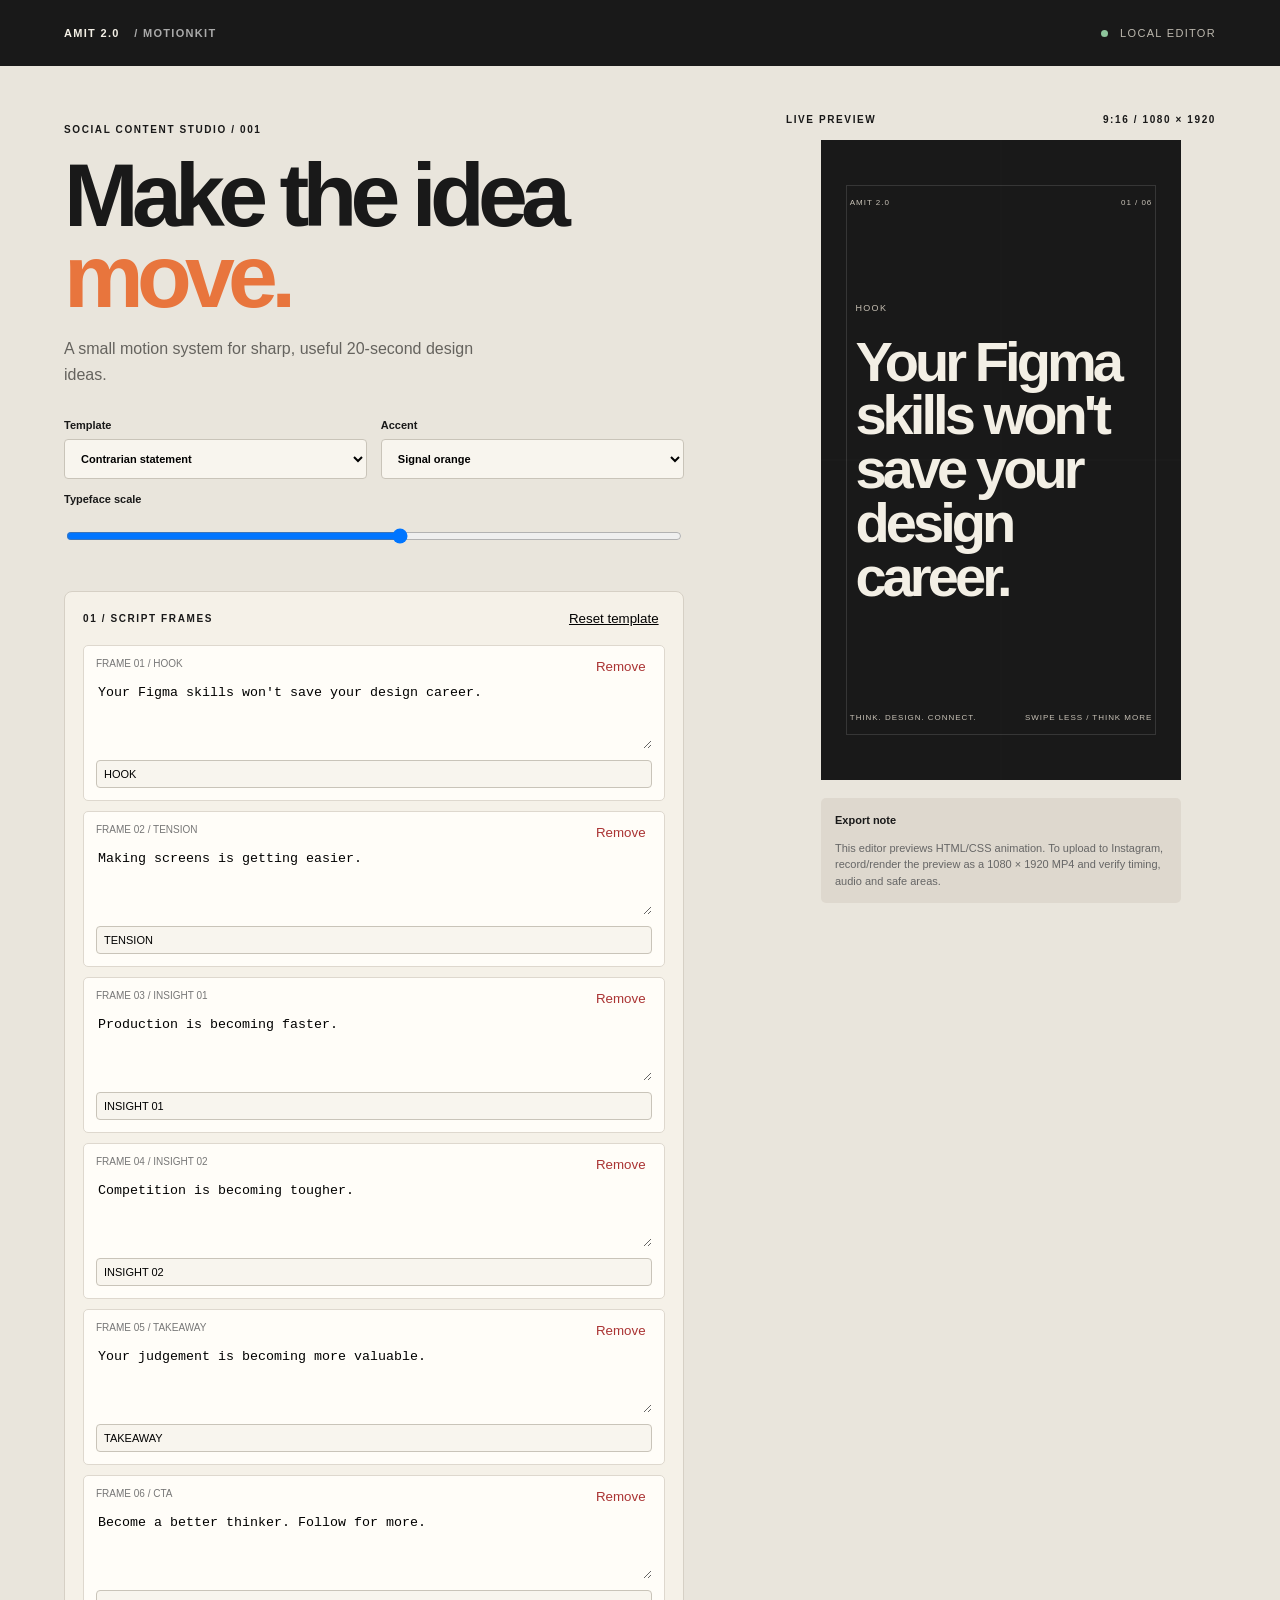
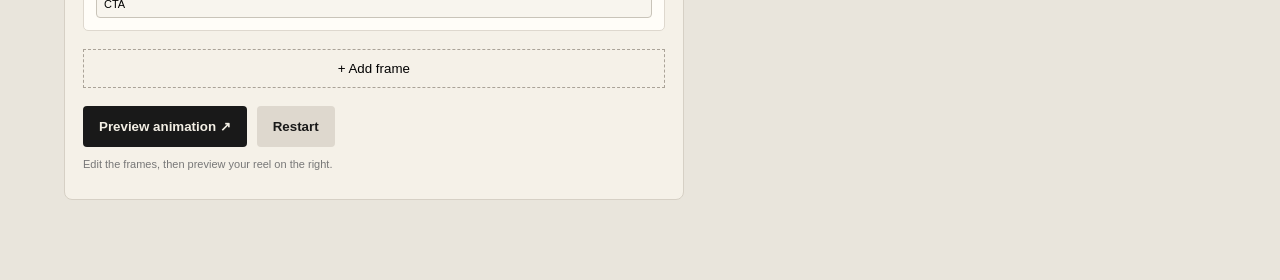
<file: Amit-2.0-MotionKit/index.html>
<!doctype html>
<html lang="en">
<head>
  <meta charset="utf-8">
  <meta name="viewport" content="width=device-width, initial-scale=1">
  <meta name="theme-color" content="#191919">
  <title>Amit 2.0 MotionKit</title>
  <link rel="stylesheet" href="styles.css">
</head>
<body>
  <header class="topbar">
    <a class="wordmark" href="#">AMIT 2.0 <span>/ MOTIONKIT</span></a>
    <span class="status"><i></i> LOCAL EDITOR</span>
  </header>
  <main class="layout">
    <section class="intro">
      <p class="eyebrow">SOCIAL CONTENT STUDIO / 001</p>
      <h1>Make the idea<br><em>move.</em></h1>
      <p class="sub">A small motion system for sharp, useful 20-second design ideas.</p>
      <div class="controls">
        <label>Template
          <select id="template">
            <option value="statement">Contrarian statement</option>
            <option value="tips">3-5 quick tips</option>
            <option value="framework">Mini framework</option>
            <option value="week01-quality">Week 01 / AI work quality</option>
            <option value="week01-career">Week 01 / AI UX career skills</option>
          </select>
        </label>
        <label>Accent
          <select id="accent">
            <option value="orange">Signal orange</option>
            <option value="sage">Soft sage</option>
            <option value="paper">Paper</option>
          </select>
        </label>
        <label>Typeface scale
          <input id="scale" type="range" min="70" max="125" value="100">
        </label>
      </div>
      <div class="script-panel">
        <div class="panel-head"><span>01 / SCRIPT FRAMES</span><button id="reset" class="text-button">Reset template</button></div>
        <div id="frames" class="frames"></div>
        <button id="addFrame" class="add-button">+ Add frame</button>
        <div class="actions">
          <button id="preview" class="primary">Preview animation ↗</button>
          <button id="restart" class="secondary">Restart</button>
        </div>
        <p id="message" class="micro">Edit the frames, then preview your reel on the right.</p>
      </div>
    </section>
    <section class="preview-column">
      <div class="preview-label"><span>LIVE PREVIEW</span><span>9:16 / 1080 × 1920</span></div>
      <div id="stage" class="stage">
        <div class="stage-grid"></div>
        <div class="stage-top"><span>AMIT 2.0</span><span id="counter">01 / 06</span></div>
        <div id="stageCopy" class="stage-copy"><span class="kicker">DESIGN / FUTURE / WORK</span><h2>Your next<br>idea starts<br><em>here.</em></h2></div>
        <div class="stage-bottom"><span>THINK. DESIGN. CONNECT.</span><span>SWIPE LESS / THINK MORE</span></div>
      </div>
      <div class="export-note"><strong>Export note</strong><p>This editor previews HTML/CSS animation. To upload to Instagram, record/render the preview as a 1080 × 1920 MP4 and verify timing, audio and safe areas.</p></div>
    </section>
  </main>
  <script src="app.js"></script>
</body>
</html>
</file>
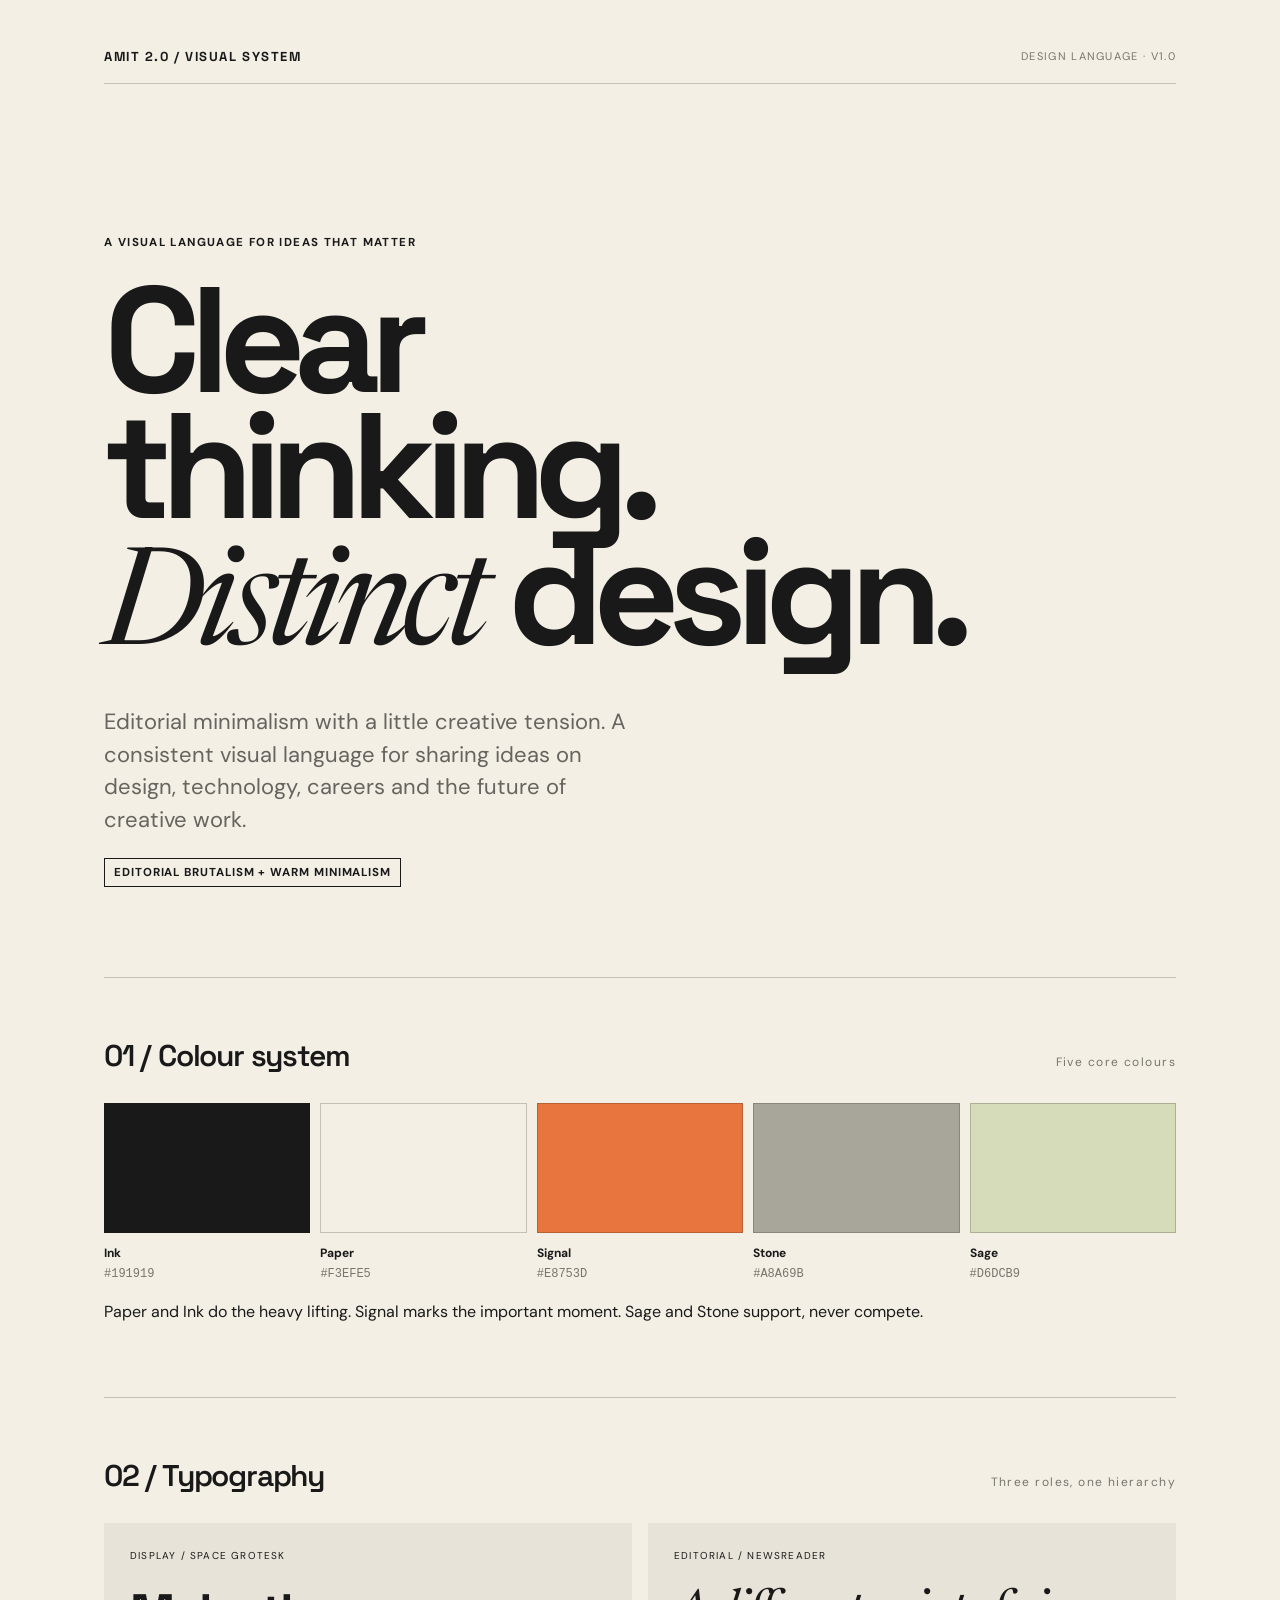
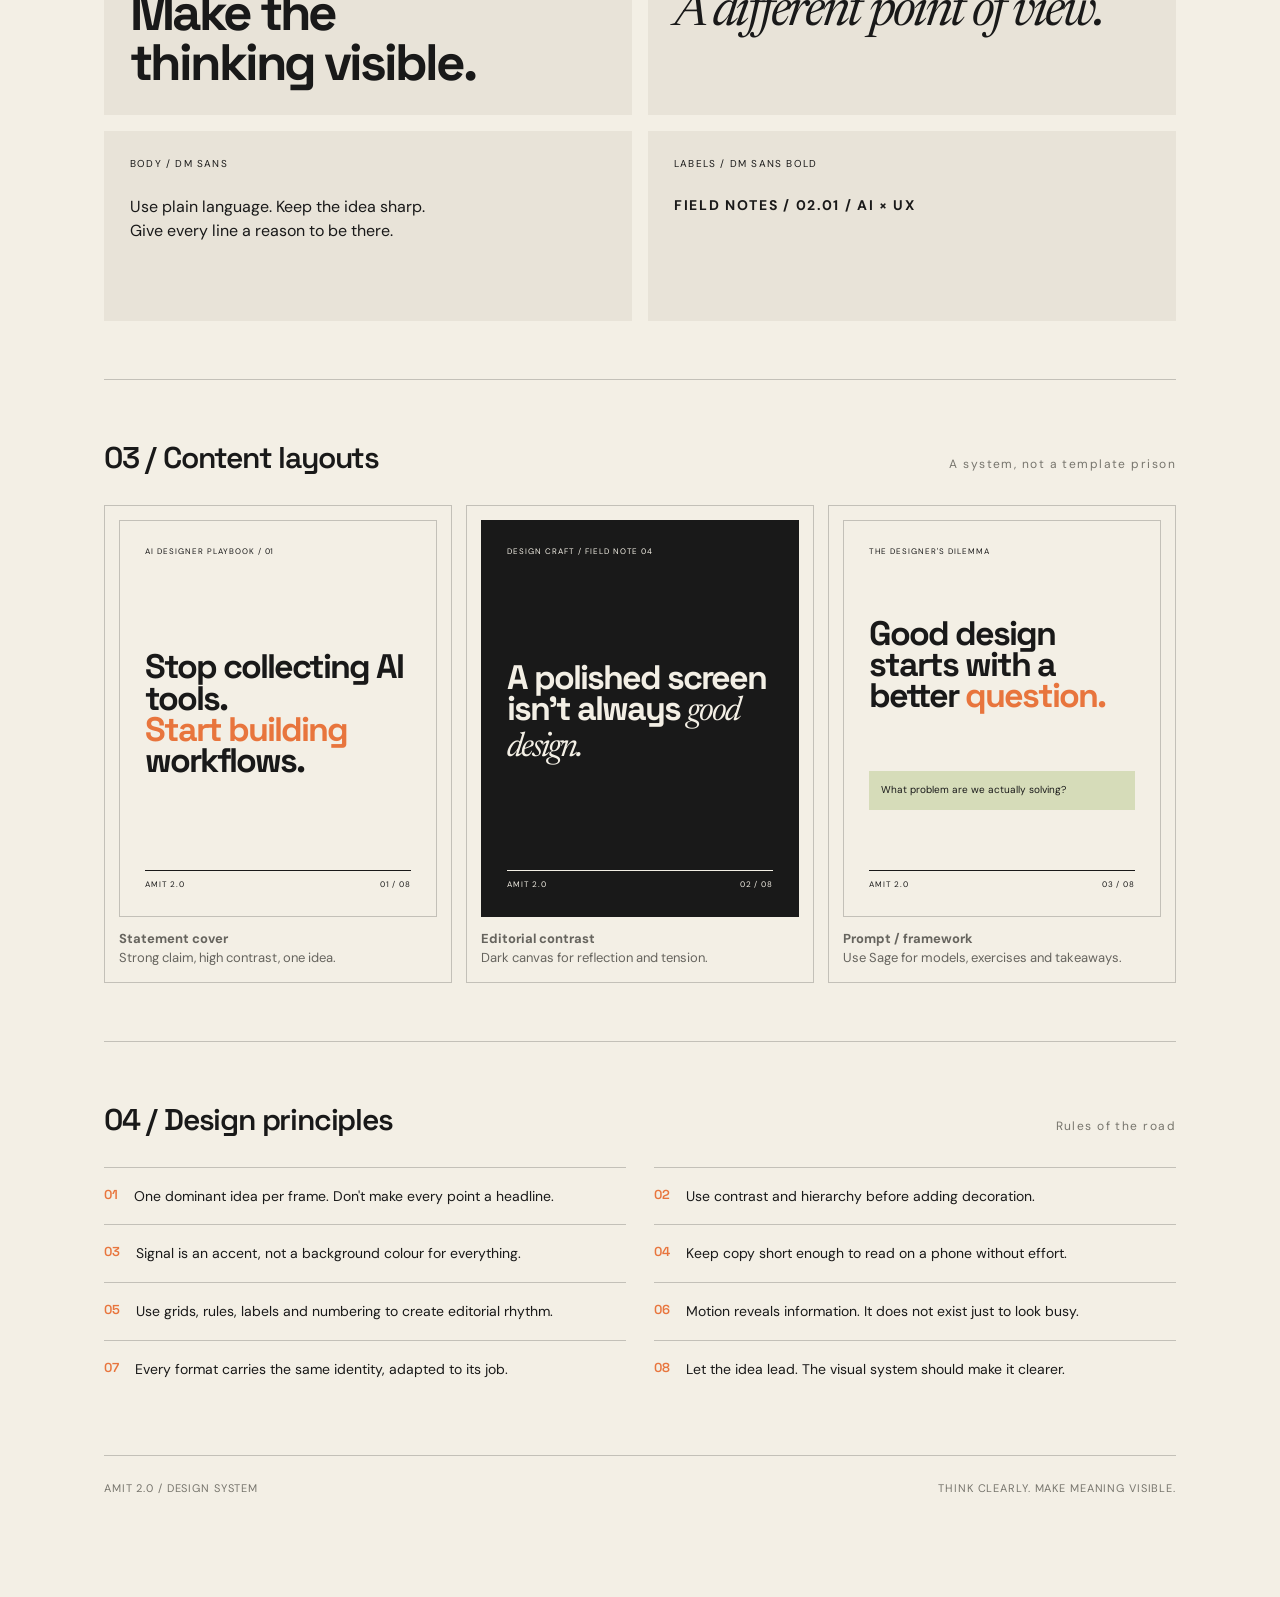
<file: Amit-2.0-Visual-Kit/index.html>
<!doctype html>
<html lang="en">
<head>
  <meta charset="utf-8">
  <meta name="viewport" content="width=device-width, initial-scale=1">
  <meta name="description" content="Amit 2.0 visual system: design tokens, typography, layout and social content patterns.">
  <title>Amit 2.0 - Visual System</title>
  <link rel="preconnect" href="https://fonts.googleapis.com">
  <link rel="preconnect" href="https://fonts.gstatic.com" crossorigin>
  <link href="https://fonts.googleapis.com/css2?family=DM+Sans:wght@400;500;600;700&family=Newsreader:ital,opsz,wght@1,6..72,400;1,6..72,500&family=Space+Grotesk:wght@400;500;600;700&display=swap" rel="stylesheet">
  <link rel="stylesheet" href="tokens/design-tokens.css">
  <style>
    .guide{max-width:var(--am-content-max);margin:auto;padding:48px var(--am-page-gutter) 100px}
    .top{display:flex;justify-content:space-between;align-items:center;border-bottom:1px solid var(--am-border);padding-bottom:18px}
    .mark{font:700 13px var(--am-font-display);letter-spacing:.12em}
    .version{font-size:11px;letter-spacing:.12em;text-transform:uppercase;color:var(--am-text-muted)}
    .hero{padding:clamp(70px,12vw,150px) 0 90px;max-width:1000px}
    .hero h1{font:700 clamp(64px,12vw,150px)/.84 var(--am-font-display);letter-spacing:-.075em;margin:26px 0}
    .hero h1 em{font:italic 400 .9em var(--am-font-editorial);letter-spacing:-.06em}
    .hero p{font-size:clamp(17px,2vw,22px);max-width:540px;color:var(--am-text-secondary)}
    .section{padding:58px 0;border-top:1px solid var(--am-border)}
    .section-head{display:flex;justify-content:space-between;gap:24px;align-items:baseline;margin-bottom:28px}
    h2{font:600 30px var(--am-font-display);letter-spacing:-.04em;margin:0}
    .index{font-size:12px;color:var(--am-text-muted);letter-spacing:.12em}
    .swatches{display:grid;grid-template-columns:repeat(5,1fr);gap:10px}
    .swatch{min-width:0}
    .swatch-color{height:130px;border:1px solid var(--am-border);margin-bottom:12px}
    .swatch strong,.swatch code{display:block;font-size:12px}
    .swatch code{color:var(--am-text-muted);margin-top:3px}
    .type-grid{display:grid;grid-template-columns:1fr 1fr;gap:16px}
    .type-card{background:var(--am-bg-muted);padding:26px;min-height:190px}
    .type-card small{display:block;font-size:10px;letter-spacing:.12em;text-transform:uppercase;margin-bottom:24px}
    .type-card .sample{font-size:clamp(28px,4vw,52px);line-height:.98;letter-spacing:-.06em}
    .layout-grid{display:grid;grid-template-columns:repeat(3,1fr);gap:14px}
    .layout-card{border:1px solid var(--am-border);padding:14px}
    .frame{aspect-ratio:4/5;background:var(--am-color-paper);border:1px solid var(--am-border);padding:8%;display:flex;flex-direction:column;justify-content:space-between;position:relative;overflow:hidden}
    .frame.dark{background:var(--am-color-ink);color:var(--am-color-paper)}
    .frame .mini{font-size:8px;letter-spacing:.12em;text-transform:uppercase}
    .frame h3{font:700 clamp(19px,3vw,34px)/.92 var(--am-font-display);letter-spacing:-.06em;margin:0}
    .frame h3 em{font:italic 400 1em var(--am-font-editorial)}
    .frame .accent{color:var(--am-color-signal)}
    .frame .foot{display:flex;justify-content:space-between;font-size:8px;letter-spacing:.1em;text-transform:uppercase;border-top:1px solid currentColor;padding-top:8px}
    .layout-card p{font-size:13px;color:var(--am-text-secondary);margin:12px 0 0}
    .principles{display:grid;grid-template-columns:repeat(2,1fr);gap:0 28px}
    .principle{padding:18px 0;border-top:1px solid var(--am-border);display:flex;gap:16px}
    .principle b{font:600 13px var(--am-font-display);color:var(--am-color-signal)}
    .principle span{font-size:14px}
    .footer{display:flex;justify-content:space-between;padding-top:24px;border-top:1px solid var(--am-border);font-size:11px;color:var(--am-text-muted);letter-spacing:.08em;text-transform:uppercase}
    @media(max-width:680px){.swatches{grid-template-columns:repeat(2,1fr)}.type-grid,.layout-grid,.principles{grid-template-columns:1fr}.section-head{align-items:flex-start;flex-direction:column}.hero{padding:75px 0}.guide{padding-top:24px}}
  </style>
</head>
<body>
<main class="guide">
  <header class="top"><div class="mark">AMIT 2.0 / VISUAL SYSTEM</div><div class="version">Design language · v1.0</div></header>
  <section class="hero">
    <div class="am-eyebrow">A visual language for ideas that matter</div>
    <h1 class="am-display">Clear<br>thinking.<br><em>Distinct</em> design.</h1>
    <p>Editorial minimalism with a little creative tension. A consistent visual language for sharing ideas on design, technology, careers and the future of creative work.</p>
    <span class="am-tag">Editorial brutalism + warm minimalism</span>
  </section>

  <section class="section">
    <div class="section-head"><h2>01 / Colour system</h2><span class="index">Five core colours</span></div>
    <div class="swatches">
      <div class="swatch"><div class="swatch-color" style="background:#191919"></div><strong>Ink</strong><code>#191919</code></div>
      <div class="swatch"><div class="swatch-color" style="background:#F3EFE5"></div><strong>Paper</strong><code>#F3EFE5</code></div>
      <div class="swatch"><div class="swatch-color" style="background:#E8753D"></div><strong>Signal</strong><code>#E8753D</code></div>
      <div class="swatch"><div class="swatch-color" style="background:#A8A69B"></div><strong>Stone</strong><code>#A8A69B</code></div>
      <div class="swatch"><div class="swatch-color" style="background:#D6DCB9"></div><strong>Sage</strong><code>#D6DCB9</code></div>
    </div>
    <p>Paper and Ink do the heavy lifting. Signal marks the important moment. Sage and Stone support, never compete.</p>
  </section>

  <section class="section">
    <div class="section-head"><h2>02 / Typography</h2><span class="index">Three roles, one hierarchy</span></div>
    <div class="type-grid">
      <div class="type-card"><small>Display / Space Grotesk</small><div class="sample am-display">Make the<br>thinking visible.</div></div>
      <div class="type-card"><small>Editorial / Newsreader</small><div class="sample am-editorial">A different point of view.</div></div>
      <div class="type-card"><small>Body / DM Sans</small><div style="font-size:16px;max-width:330px">Use plain language. Keep the idea sharp. Give every line a reason to be there.</div></div>
      <div class="type-card"><small>Labels / DM Sans Bold</small><div class="am-eyebrow" style="font-size:14px">Field notes / 02.01 / AI × UX</div></div>
    </div>
  </section>

  <section class="section">
    <div class="section-head"><h2>03 / Content layouts</h2><span class="index">A system, not a template prison</span></div>
    <div class="layout-grid">
      <div class="layout-card"><div class="frame"><div class="mini">AI Designer Playbook / 01</div><h3>Stop collecting AI tools.<br><span class="accent">Start building</span> workflows.</h3><div class="foot"><span>Amit 2.0</span><span>01 / 08</span></div></div><p><b>Statement cover</b><br>Strong claim, high contrast, one idea.</p></div>
      <div class="layout-card"><div class="frame dark"><div class="mini">Design craft / Field note 04</div><h3>A polished screen isn't always <em>good design.</em></h3><div class="foot"><span>Amit 2.0</span><span>02 / 08</span></div></div><p><b>Editorial contrast</b><br>Dark canvas for reflection and tension.</p></div>
      <div class="layout-card"><div class="frame"><div class="mini">The designer's dilemma</div><h3>Good design starts with a better <span class="accent">question.</span></h3><div style="background:#D6DCB9;padding:12px;font-size:10px">What problem are we actually solving?</div><div class="foot"><span>Amit 2.0</span><span>03 / 08</span></div></div><p><b>Prompt / framework</b><br>Use Sage for models, exercises and takeaways.</p></div>
    </div>
  </section>

  <section class="section">
    <div class="section-head"><h2>04 / Design principles</h2><span class="index">Rules of the road</span></div>
    <div class="principles">
      <div class="principle"><b>01</b><span>One dominant idea per frame. Don't make every point a headline.</span></div>
      <div class="principle"><b>02</b><span>Use contrast and hierarchy before adding decoration.</span></div>
      <div class="principle"><b>03</b><span>Signal is an accent, not a background colour for everything.</span></div>
      <div class="principle"><b>04</b><span>Keep copy short enough to read on a phone without effort.</span></div>
      <div class="principle"><b>05</b><span>Use grids, rules, labels and numbering to create editorial rhythm.</span></div>
      <div class="principle"><b>06</b><span>Motion reveals information. It does not exist just to look busy.</span></div>
      <div class="principle"><b>07</b><span>Every format carries the same identity, adapted to its job.</span></div>
      <div class="principle"><b>08</b><span>Let the idea lead. The visual system should make it clearer.</span></div>
    </div>
  </section>
  <footer class="footer"><span>AMIT 2.0 / DESIGN SYSTEM</span><span>Think clearly. Make meaning visible.</span></footer>
</main>
<script src="tokens/design-tokens.js"></script>
</body>
</html>
</file>
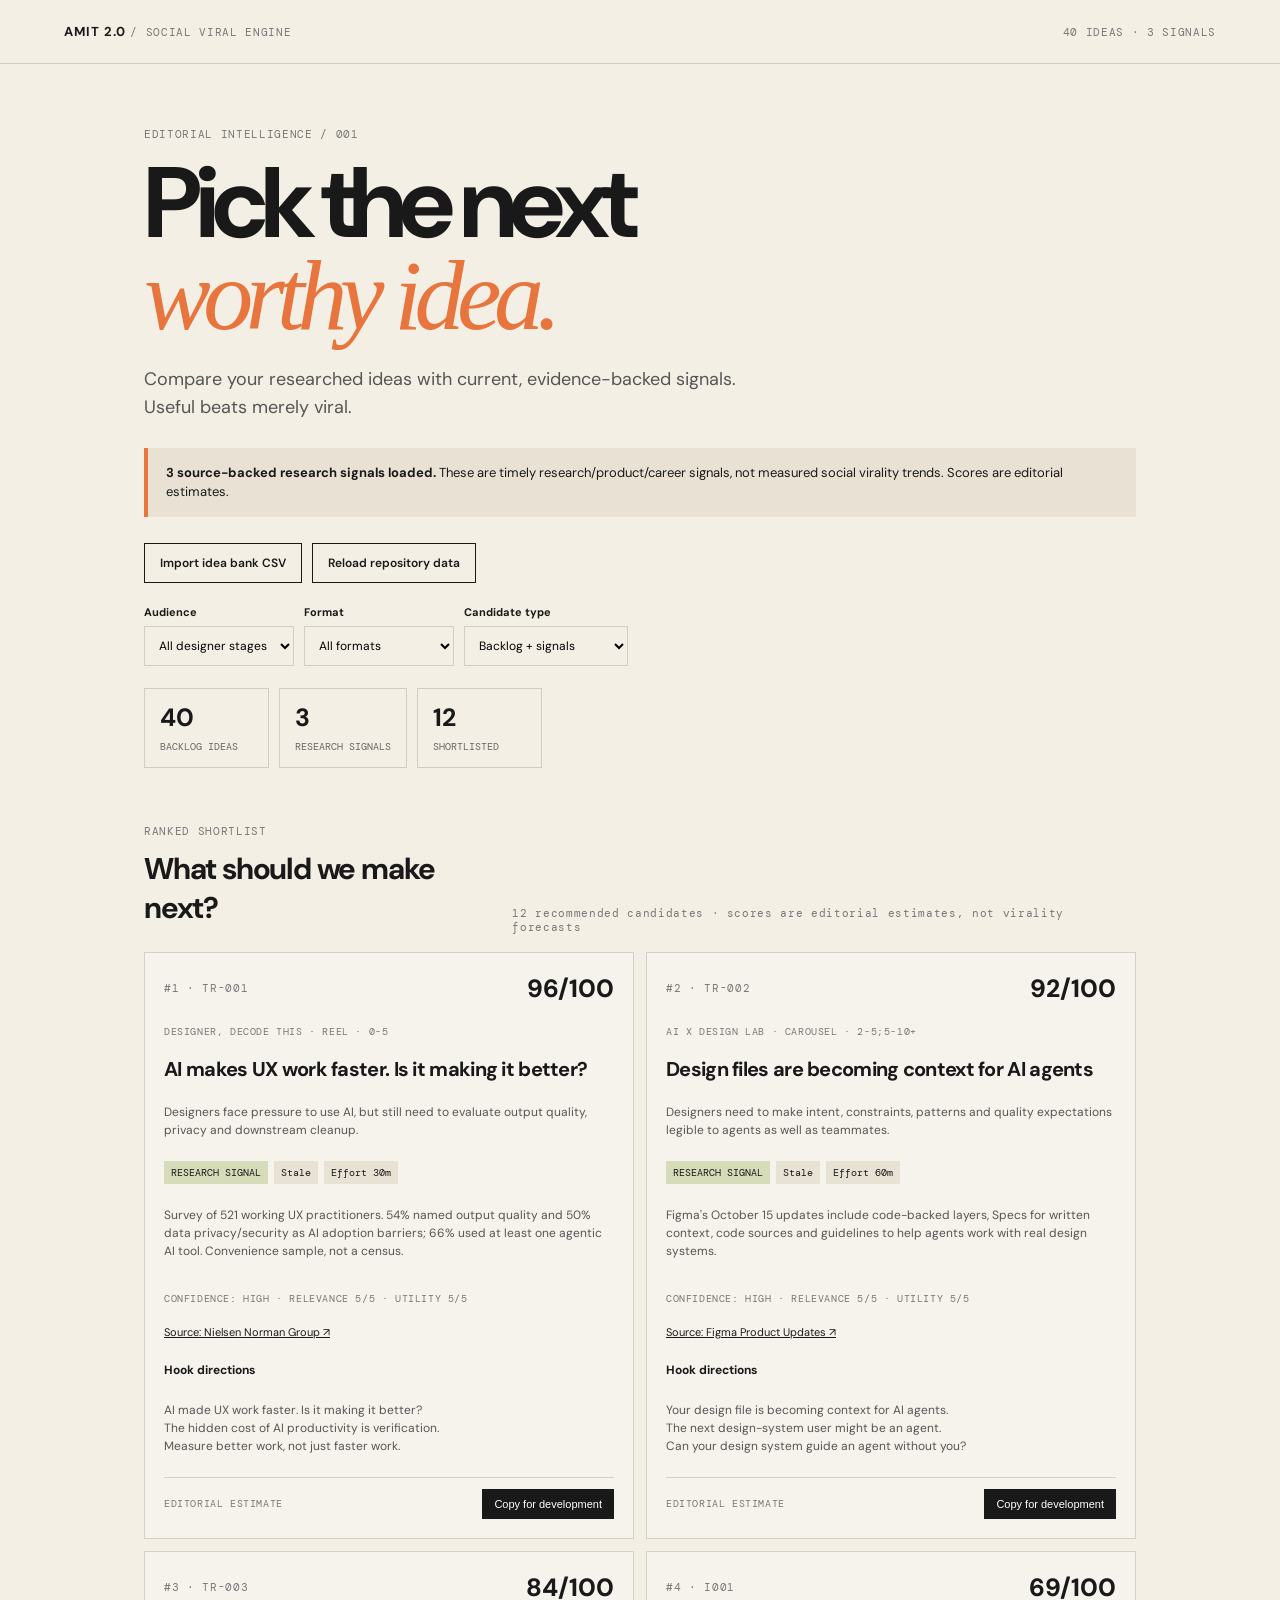
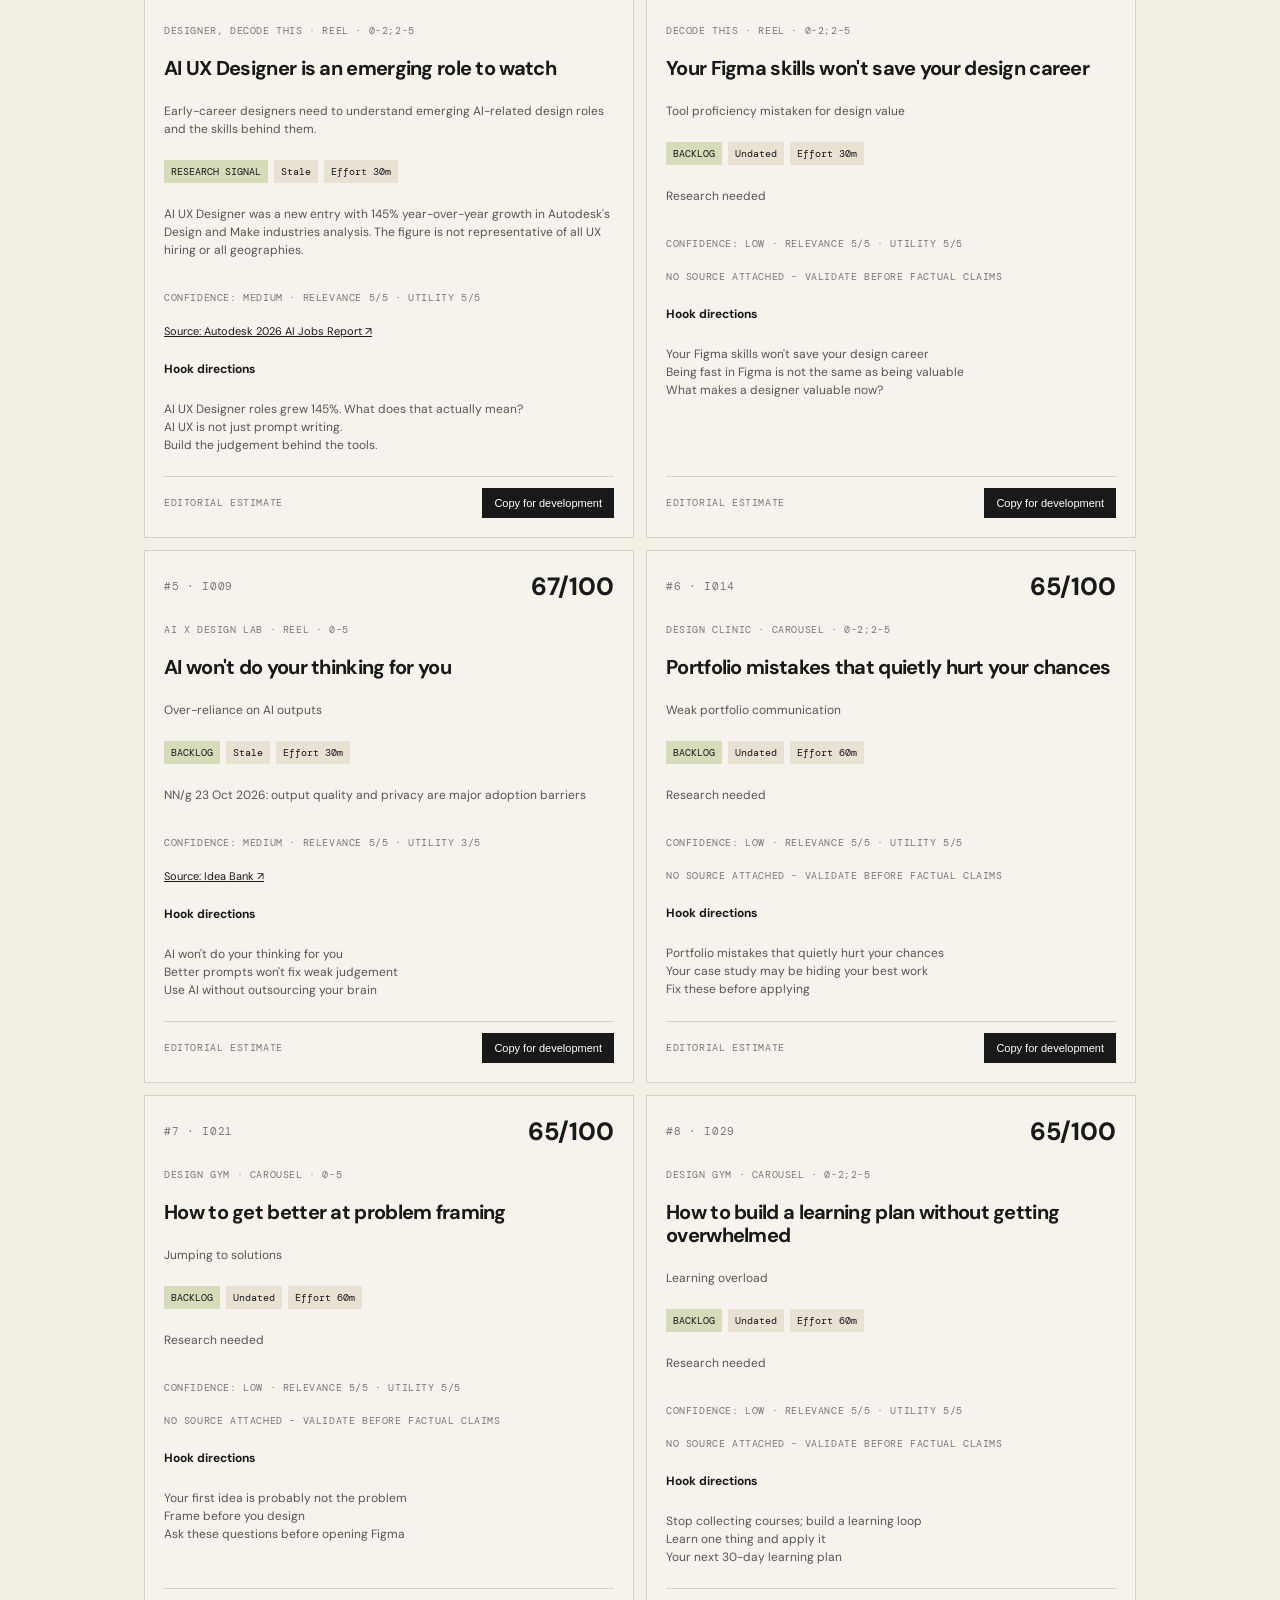
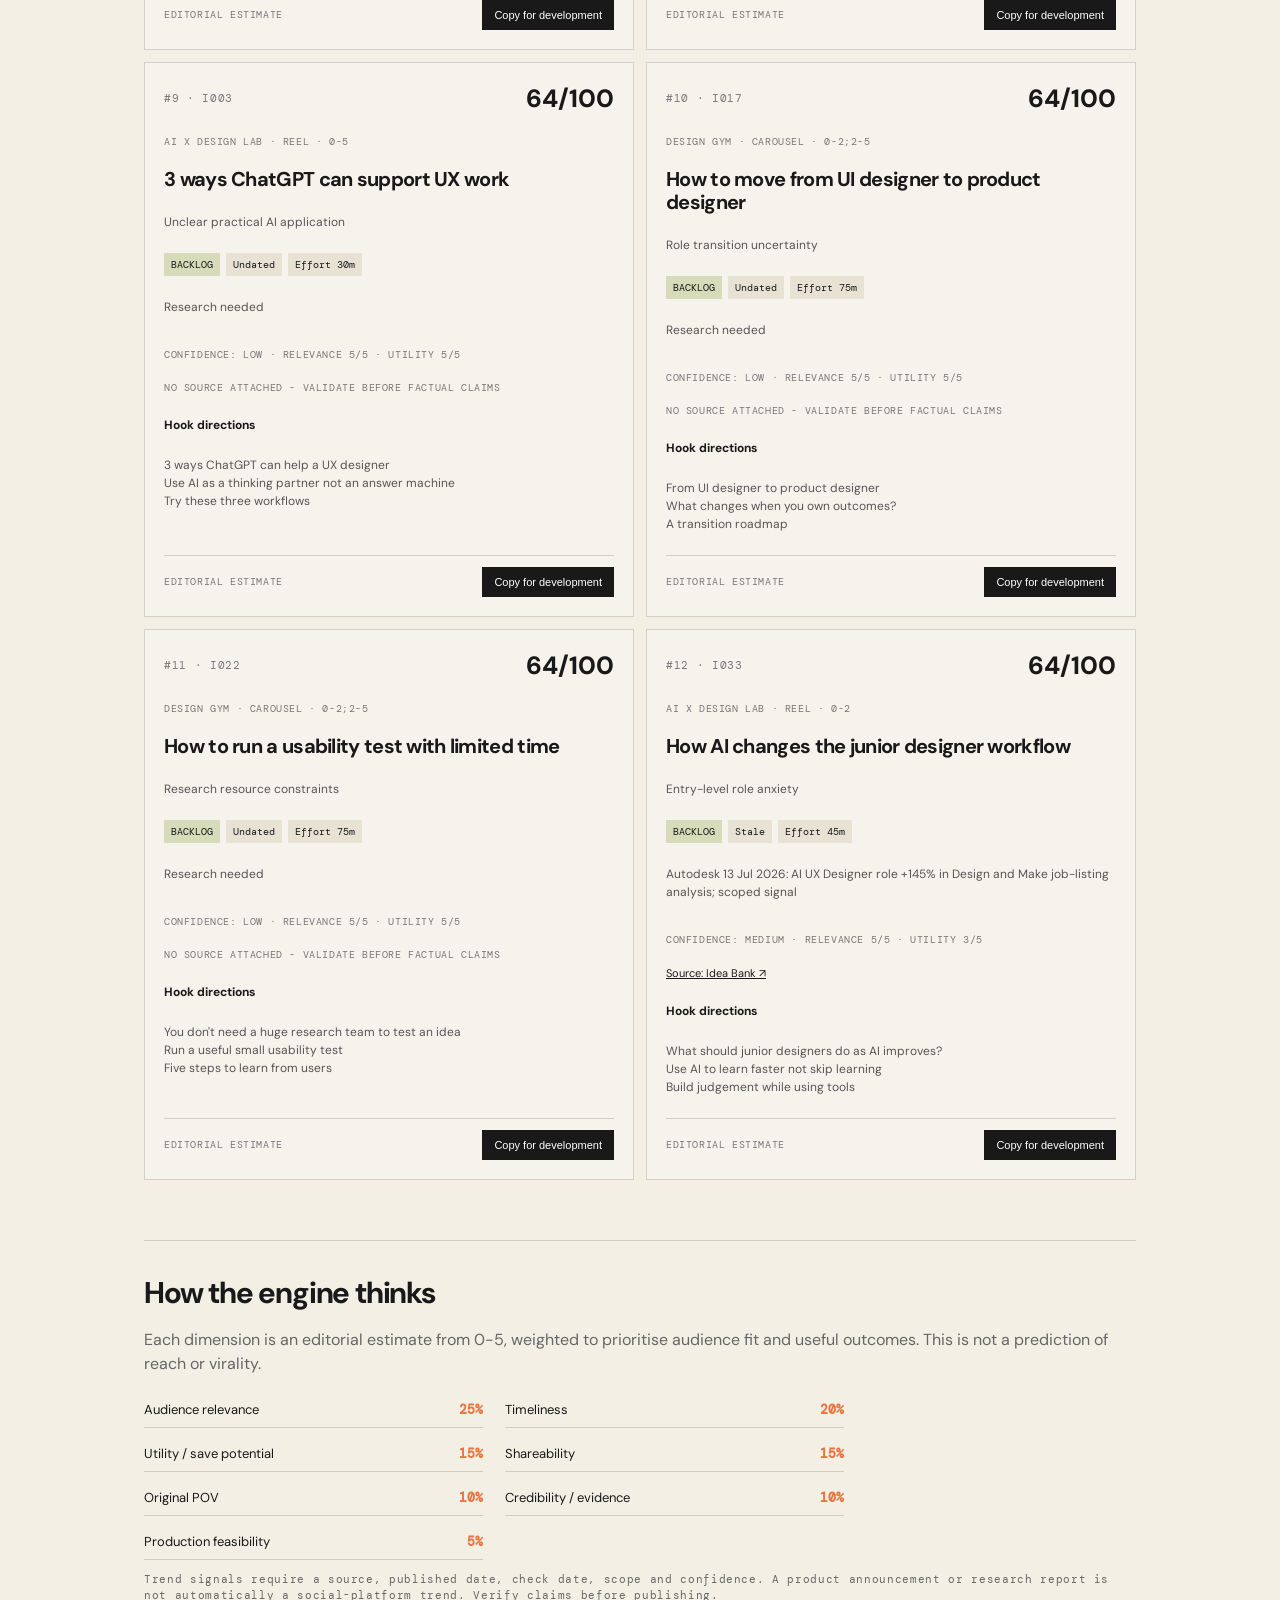
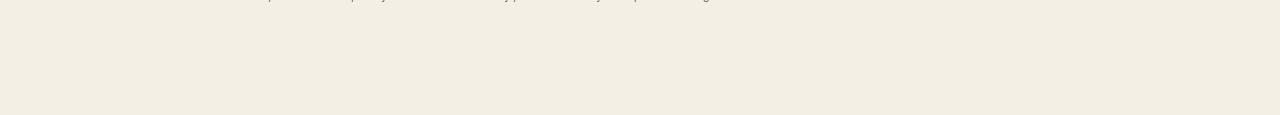
<file: Amit-2.0-Content-Bank/engine/index.html>
<!doctype html><html lang="en"><head><meta charset="utf-8"><meta name="viewport" content="width=device-width,initial-scale=1"><title>Social Viral Content Engine | Amit 2.0</title><link rel="stylesheet" href="styles.css"></head><body><header class="topbar"><b>AMIT 2.0 <span>/ SOCIAL VIRAL ENGINE</span></b><small id="feedStatus">CONNECTING</small></header><main class="shell"><section class="hero"><p class="eyebrow">EDITORIAL INTELLIGENCE / 001</p><h1>Pick the next<br><em>worthy idea.</em></h1><p>Compare your researched ideas with current, evidence-backed signals. Useful beats merely viral.</p></section><div class="notice" id="trendNotice"><strong>Loading source-backed signals…</strong></div><div class="hero-actions"><label class="file-button">Import idea bank CSV <input type="file" id="csv" accept=".csv"></label><button id="reload" class="secondary">Reload repository data</button></div><section class="controls"><label>Audience<select id="aud"><option value="all">All designer stages</option><option>0-2</option><option>2-5</option><option>5-10+</option></select></label><label>Format<select id="fmt"><option value="all">All formats</option><option>Reel</option><option>Carousel</option></select></label><label>Candidate type<select id="source"><option value="all">Backlog + signals</option><option value="backlog">Backlog only</option><option value="trend">Research signals only</option></select></label></section><section class="summary" id="summary"></section><section class="results"><div class="section-head"><div><p class="eyebrow">RANKED SHORTLIST</p><h2>What should we make next?</h2></div><span id="count"></span></div><div id="cards" class="cards"><div class="empty">Loading ideas…</div></div></section><section class="scoring"><h2>How the engine thinks</h2><p>Each dimension is an editorial estimate from 0-5, weighted to prioritise audience fit and useful outcomes. This is not a prediction of reach or virality.</p><div class="weights"><div>Audience relevance <b>25%</b></div><div>Timeliness <b>20%</b></div><div>Utility / save potential <b>15%</b></div><div>Shareability <b>15%</b></div><div>Original POV <b>10%</b></div><div>Credibility / evidence <b>10%</b></div><div>Production feasibility <b>5%</b></div></div><p class="micro">Trend signals require a source, published date, check date, scope and confidence. A product announcement or research report is not automatically a social-platform trend. Verify claims before publishing.</p></section></main><script src="engine.js"></script></body></html>
</file>
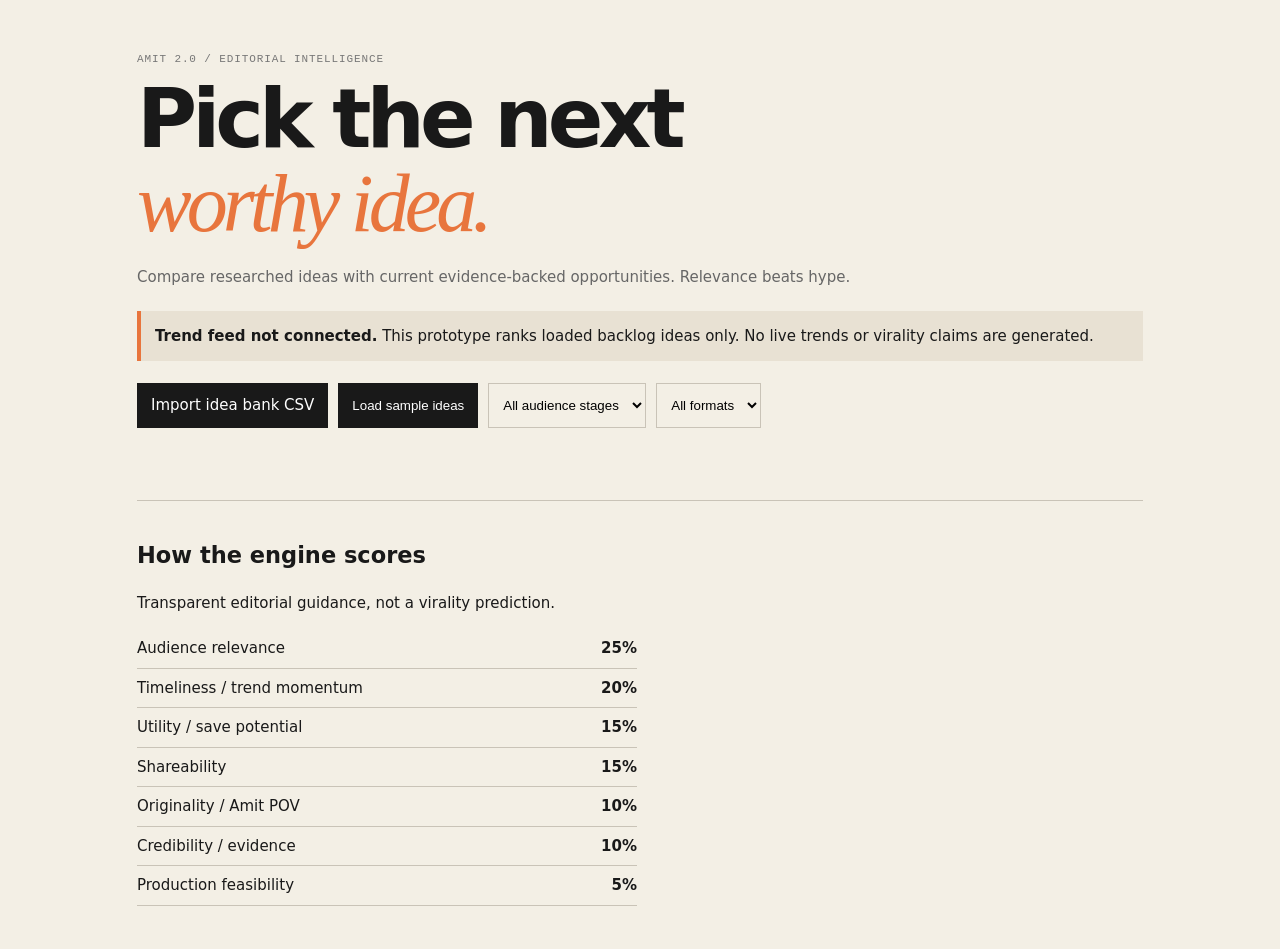
<file: Social-Viral-Content-Engine/prototype/index.html>
<!doctype html><html lang="en"><head><meta charset="utf-8"><meta name="viewport" content="width=device-width,initial-scale=1"><title>Social Viral Content Engine</title><style>:root{--ink:#191919;--paper:#f3efe5;--orange:#e8753d;--line:#c9c3b7}*{box-sizing:border-box}body{margin:0;background:var(--paper);color:var(--ink);font:15px/1.5 system-ui,sans-serif}.wrap{max-width:1050px;margin:auto;padding:42px 22px}.eyebrow,.meta{font:11px monospace;color:#777;letter-spacing:.08em}h1{font-size:clamp(45px,8vw,82px);line-height:.94;letter-spacing:-.06em;margin:15px 0}h1 em{font:italic 400 1em Georgia;color:var(--orange)}.muted{color:#666}.notice{margin:22px 0;background:#e8e1d3;border-left:4px solid var(--orange);padding:14px}.toolbar{display:flex;flex-wrap:wrap;gap:10px;margin:22px 0}.toolbar button,.toolbar label{background:var(--ink);color:white;padding:11px 14px;border:0;cursor:pointer}.toolbar input{display:none}.toolbar select{padding:10px;background:transparent;border:1px solid var(--line)}.cards{display:grid;grid-template-columns:repeat(2,1fr);gap:12px}.card{padding:18px;border:1px solid var(--line);background:#ffffff55}.top{display:flex;justify-content:space-between;font:11px monospace;color:#777}.score{font-size:26px;font-weight:800;color:var(--orange)}.card h2{font-size:21px;line-height:1.15}.card button{background:var(--ink);color:white;border:0;padding:9px 12px}.weights{margin-top:50px;border-top:1px solid var(--line);padding-top:20px}.weights div{display:flex;justify-content:space-between;max-width:500px;padding:8px 0;border-bottom:1px solid var(--line)}@media(max-width:650px){.cards{grid-template-columns:1fr}}</style></head><body><main class="wrap"><p class="eyebrow">AMIT 2.0 / EDITORIAL INTELLIGENCE</p><h1>Pick the next<br><em>worthy idea.</em></h1><p class="muted">Compare researched ideas with current evidence-backed opportunities. Relevance beats hype.</p><div class="notice"><b>Trend feed not connected.</b> This prototype ranks loaded backlog ideas only. No live trends or virality claims are generated.</div><div class="toolbar"><label>Import idea bank CSV<input type="file" id="file" accept=".csv"></label><button id="sample">Load sample ideas</button><select id="aud"><option value="all">All audience stages</option><option>0-2</option><option>2-5</option><option>5-10+</option></select><select id="fmt"><option value="all">All formats</option><option>Reel</option><option>Carousel</option></select></div><p id="count" class="muted"></p><section id="cards" class="cards"></section><section class="weights"><h2>How the engine scores</h2><p>Transparent editorial guidance, not a virality prediction.</p><div>Audience relevance <b>25%</b></div><div>Timeliness / trend momentum <b>20%</b></div><div>Utility / save potential <b>15%</b></div><div>Shareability <b>15%</b></div><div>Originality / Amit POV <b>10%</b></div><div>Credibility / evidence <b>10%</b></div><div>Production feasibility <b>5%</b></div></section></main><script>const W={relevance:25,timeliness:20,utility:15,shareability:15,originality:10,credibility:10,feasibility:5};let data=[];const seeds=[{id:'I001',title:'Your Figma skills will not save your design career',aud:'0-2;2-5',format:'Reel',problem:'Tool proficiency is often mistaken for design value.',hooks:['Your Figma skills will not save your design career','Being fast in Figma is not the same as being valuable','What makes a designer valuable now?'],s:{relevance:5,timeliness:1,utility:3,shareability:4,originality:5,credibility:3,feasibility:5}},{id:'I006',title:'Anatomy of a great UX case study',aud:'0-2;2-5',format:'Carousel',problem:'Designers need stronger portfolio storytelling.',hooks:['Your portfolio needs more than pretty screens','What makes a case study convincing?','A simple case study structure'],s:{relevance:5,timeliness:1,utility:5,shareability:5,originality:4,credibility:4,feasibility:4}},{id:'I011',title:'Agentic UX in 20 seconds',aud:'2-5;5-10+',format:'Reel',problem:'Designers are unclear how interactions change when software takes actions.',hooks:['Agentic UX explained in 20 seconds','What changes when software takes action?','Designing for delegated tasks'],s:{relevance:4,timeliness:2,utility:3,shareability:4,originality:4,credibility:3,feasibility:5}}]};const $=id=>document.getElementById(id),esc=s=>String(s||'').replace(/[&<>"]/g,c=>({'&':'&amp;','<':'&lt;','>':'&gt;','"':'&quot;'}[c]));function score(x){return Math.round(Object.entries(W).reduce((n,[k,w])=>n+(Math.max(0,Math.min(5,Number(x.s?.[k])||0))/5*w),0))}function render(){const a=$('aud').value,f=$('fmt').value;const rows=data.filter(x=>(a==='all'||x.aud.includes(a))&&(f==='all'||x.format===f)).map(x=>({...x,total:score(x)})).sort((x,y)=>y.total-x.total);$('count').textContent=rows.length+' candidates · not a virality forecast';$('cards').innerHTML=rows.map((x,i)=>'<article class="card"><div class="top"><span>#'+(i+1)+' · '+esc(x.id)+'</span><span class="score">'+x.total+'/100</span></div><p class="meta">'+esc(x.format)+' · '+esc(x.aud)+'</p><h2>'+esc(x.title)+'</h2><p>'+esc(x.problem)+'</p><p><b>Hook directions</b><br>'+x.hooks.map(esc).join('<br>')+'</p><p class="meta">Backlog idea · trend not assessed · source verification required</p><button data-id="'+esc(x.id)+'">Copy for development</button></article>').join('')||'No matching ideas.'}function parseCSV(text){const lines=text.split(/\r?\n/).filter(Boolean);const parse=line=>{let out=[],v='',q=false;for(let i=0;i<line.length;i++){const c=line[i];if(c==='"')q=!q;else if(c===','&&!q){out.push(v);v=''}else v+=c}out.push(v);return out};const h=parse(lines.shift());return lines.map(line=>{const r=parse(line),o=Object.fromEntries(h.map((k,i)=>[k,r[i]||'']));return{id:o.id||'CSV',title:o.title||'Untitled',aud:o.audience_segment||'0-5',format:o.format||'Carousel',problem:o.audience_problem||'',hooks:[o.hook_1,o.hook_2,o.hook_3].filter(Boolean),s:{relevance:4,timeliness:0,utility:3,shareability:3,originality:3,credibility:o.source_url?4:2,feasibility:4}}})}$('sample').onclick=()=>{data=seeds;render()};$('file').onchange=async e=>{const f=e.target.files[0];if(!f)return;data=parseCSV(await f.text());render()};['aud','fmt'].forEach(id=>$(id).onchange=render);$('cards').addEventListener('click',e=>{const b=e.target.closest('button[data-id]');if(!b)return;const x=data.find(v=>v.id===b.dataset.id);navigator.clipboard?.writeText([x.title,...x.hooks,'Problem: '+x.problem,'Add Amit perspective and verify claims before publication.'].join('\n')).then(()=>b.textContent='Copied')});data=seeds;render();</script></main></body></html>
</file>
<file: Amit-2.0-MotionKit/styles.css>
:root{--ink:#191919;--paper:#f3efe5;--signal:#e8753d;--stone:#a8a69b;--sage:#d6dcb9;--accent:var(--signal);font-family:Inter,Arial,sans-serif;color:var(--ink);background:#e9e5dc}*{box-sizing:border-box}body{margin:0}.topbar{height:66px;padding:0 5vw;display:flex;align-items:center;justify-content:space-between;background:var(--ink);color:var(--paper);letter-spacing:.12em;font-size:11px}.wordmark{color:inherit;text-decoration:none;font-weight:900}.wordmark span{color:#aaa;margin-left:10px}.status{color:#bcb8ae}.status i{display:inline-block;width:7px;height:7px;background:#8ec59c;border-radius:50%;margin-right:8px}.layout{max-width:1320px;margin:auto;padding:48px 5vw 80px;display:grid;grid-template-columns:minmax(320px,1fr) minmax(300px,430px);gap:8vw}.eyebrow,.preview-label,.panel-head{font-size:10px;font-weight:800;letter-spacing:.16em}.intro h1{font-size:clamp(54px,7vw,92px);line-height:.9;letter-spacing:-.075em;margin:20px 0}.intro h1 em,.stage-copy em{color:var(--signal);font-style:normal}.sub{max-width:430px;color:#65635e;line-height:1.6}.controls{display:grid;grid-template-columns:1fr 1fr;gap:14px;margin:32px 0}.controls label{display:flex;flex-direction:column;gap:8px;font-size:11px;font-weight:700}.controls label:last-child{grid-column:1/-1}select,input{padding:12px;border:1px solid #c9c4b9;background:#f8f5ee;border-radius:4px;font:inherit}.script-panel{background:#f5f1e8;border:1px solid #d6d0c5;padding:18px;border-radius:8px}.panel-head,.preview-label{display:flex;justify-content:space-between;align-items:center}.text-button{border:0;background:none;text-decoration:underline;cursor:pointer}.frames{display:grid;gap:10px;margin:18px 0}.frame{padding:12px;border:1px solid #ded8ce;background:#fffdf8;border-radius:5px}.frame-head{display:flex;justify-content:space-between;font-size:10px;color:#777;margin-bottom:8px}.frame textarea{width:100%;min-height:66px;border:0;background:transparent;resize:vertical;font:600 15px/1.4 inherit;outline:none}.frame input{width:100%;padding:7px;margin-top:7px;font-size:11px}.add-button{width:100%;padding:11px;border:1px dashed #aaa398;background:transparent;cursor:pointer}.actions{display:flex;gap:10px;margin-top:18px}.actions button{padding:13px 16px;border:0;border-radius:4px;font-weight:800;cursor:pointer}.primary{background:var(--ink);color:var(--paper)}.secondary{background:#ded8ce;color:var(--ink)}.micro{font-size:11px;color:#777}.preview-column{position:sticky;top:22px;align-self:start}.preview-label{margin-bottom:15px}.stage{aspect-ratio:9/16;width:min(100%,360px);margin:auto;background:var(--ink);color:var(--paper);position:relative;overflow:hidden;padding:8%;display:flex;align-items:center}.stage:before{content:"";position:absolute;inset:7%;border:1px solid #ffffff20}.stage-grid{position:absolute;inset:0;background:linear-gradient(90deg,transparent 49.8%,#fff1 50%,transparent 50.2%),linear-gradient(transparent 49.8%,#fff1 50%,transparent 50.2%);opacity:.25}.stage-top,.stage-bottom{position:absolute;left:8%;right:8%;display:flex;justify-content:space-between;font-size:8px;letter-spacing:.12em;color:#c8c2b7}.stage-top{top:9%}.stage-bottom{bottom:9%}.stage-copy{position:relative;z-index:1;width:100%;animation:enter .5s ease both}.stage-copy .kicker{font-size:9px;letter-spacing:.15em;color:#c5beb2}.stage-copy h2{font-size:clamp(34px,6vw,56px);line-height:.96;letter-spacing:-.07em;margin:20px 0;overflow-wrap:anywhere}.stage-copy em{color:var(--accent)}@keyframes enter{from{opacity:0;transform:translateY(24px)}to{opacity:1;transform:translateY(0)}}.export-note{max-width:360px;margin:18px auto;padding:14px;background:#ded8ce;border-radius:5px;font-size:11px;line-height:1.5}.export-note p{margin-bottom:0;color:#666}.remove{border:0;background:none;color:#a33;cursor:pointer}.accent-sage{--accent:var(--sage)}.accent-paper{--accent:var(--paper)}@media(max-width:800px){.layout{grid-template-columns:1fr;gap:40px;padding-top:30px}.preview-column{position:static;grid-row:1}.stage{width:min(78%,340px)}.intro h1{font-size:64px}}
</file>
<file: Amit-2.0-Visual-Kit/tokens/design-tokens.css>
/* Amit 2.0 Visual System
   Direction: Editorial Brutalism + Warm Minimalism
   Version: 1.0.0
*/
:root {
  /* Brand palette */
  --am-color-ink: #191919;
  --am-color-paper: #F3EFE5;
  --am-color-signal: #E8753D;
  --am-color-stone: #A8A69B;
  --am-color-sage: #D6DCB9;

  /* Semantic surfaces */
  --am-bg-primary: var(--am-color-paper);
  --am-bg-inverse: var(--am-color-ink);
  --am-bg-accent: var(--am-color-signal);
  --am-bg-soft: var(--am-color-sage);
  --am-bg-muted: #E8E3D8;
  --am-text-primary: var(--am-color-ink);
  --am-text-inverse: var(--am-color-paper);
  --am-text-secondary: #66645E;
  --am-text-muted: #77756D;
  --am-border: rgba(25, 25, 25, .22);
  --am-border-strong: var(--am-color-ink);

  /* Typography */
  --am-font-display: "Space Grotesk", "Arial", sans-serif;
  --am-font-body: "DM Sans", "Arial", sans-serif;
  --am-font-editorial: "Newsreader", Georgia, serif;
  --am-type-xs: .72rem;
  --am-type-sm: .86rem;
  --am-type-md: 1rem;
  --am-type-lg: 1.25rem;
  --am-type-xl: clamp(1.6rem, 3vw, 2.5rem);
  --am-type-display: clamp(3rem, 8vw, 7.5rem);
  --am-leading-tight: .92;
  --am-leading-heading: 1.04;
  --am-leading-body: 1.48;
  --am-tracking-tight: -.055em;
  --am-tracking-label: .12em;

  /* Spacing: 4px base */
  --am-space-1: 4px;
  --am-space-2: 8px;
  --am-space-3: 12px;
  --am-space-4: 16px;
  --am-space-5: 20px;
  --am-space-6: 24px;
  --am-space-8: 32px;
  --am-space-10: 40px;
  --am-space-12: 48px;
  --am-space-16: 64px;
  --am-space-20: 80px;
  --am-space-24: 96px;

  /* Layout */
  --am-content-max: 1200px;
  --am-grid-columns: 12;
  --am-grid-gutter: 24px;
  --am-page-gutter: clamp(20px, 5vw, 72px);
  --am-social-gutter: 8.3%;
  --am-social-safe-top: 8%;
  --am-social-safe-bottom: 10%;

  /* Shape and line */
  --am-radius-none: 0;
  --am-radius-sm: 3px;
  --am-radius-md: 8px;
  --am-radius-pill: 999px;
  --am-line-thin: 1px;
  --am-line-bold: 2px;

  /* Motion */
  --am-motion-fast: 140ms;
  --am-motion-base: 240ms;
  --am-motion-slow: 480ms;
  --am-ease-standard: cubic-bezier(.2, .7, .2, 1);
  --am-ease-enter: cubic-bezier(.16, 1, .3, 1);

  /* Elevation */
  --am-shadow-card: 0 12px 32px rgba(25, 25, 25, .08);
}

/* Core reset and shared defaults */
*, *::before, *::after { box-sizing: border-box; }
html { scroll-behavior: smooth; }
body {
  margin: 0;
  background: var(--am-bg-primary);
  color: var(--am-text-primary);
  font-family: var(--am-font-body);
  font-size: var(--am-type-md);
  line-height: var(--am-leading-body);
  -webkit-font-smoothing: antialiased;
}
button, a { font: inherit; }
::selection { background: var(--am-color-signal); color: var(--am-color-ink); }

.am-display {
  font-family: var(--am-font-display);
  font-weight: 700;
  letter-spacing: var(--am-tracking-tight);
  line-height: var(--am-leading-tight);
}
.am-editorial { font-family: var(--am-font-editorial); font-style: italic; }
.am-eyebrow {
  font-size: var(--am-type-xs);
  font-weight: 700;
  letter-spacing: var(--am-tracking-label);
  text-transform: uppercase;
}
.am-rule { height: 1px; border: 0; background: var(--am-border); }
.am-tag {
  display: inline-flex;
  align-items: center;
  padding: 5px 9px;
  border: 1px solid currentColor;
  border-radius: var(--am-radius-none);
  font-size: var(--am-type-xs);
  font-weight: 700;
  letter-spacing: .08em;
  text-transform: uppercase;
}
@media (prefers-reduced-motion: reduce) {
  *, *::before, *::after { scroll-behavior: auto !important; transition-duration: .01ms !important; animation-duration: .01ms !important; }
}
</file>
<file: Amit-2.0-Content-Bank/engine/styles.css>
@import url('https://fonts.googleapis.com/css2?family=DM+Mono:wght@400;500&family=DM+Sans:wght@400;500;600;700;800&display=swap');
:root{--ink:#191919;--paper:#F3EFE5;--signal:#E8753D;--stone:#A8A69B;--sage:#D6DCB9;--line:rgba(25,25,25,.16)}*{box-sizing:border-box}body{margin:0;background:var(--paper);color:var(--ink);font-family:'DM Sans',Arial,sans-serif}.topbar{height:64px;padding:0 5vw;border-bottom:1px solid var(--line);display:flex;align-items:center;justify-content:space-between}.topbar b{font-size:13px;letter-spacing:.08em}.topbar span,.topbar small,.eyebrow,.micro,.meta,.rank,.section-head>span{font:11px 'DM Mono',monospace;color:#777;letter-spacing:.06em}.shell{max-width:1120px;margin:auto;padding:52px 5vw 100px}.hero{max-width:760px}.hero h1{font-size:clamp(54px,9vw,100px);line-height:.92;letter-spacing:-.075em;margin:16px 0 24px}.hero h1 em{font-family:Georgia,serif;font-weight:400;color:var(--signal)}.hero p:not(.eyebrow){font-size:18px;line-height:1.55;color:#555;max-width:610px}.notice{padding:15px 18px;border-left:4px solid var(--signal);background:#e9e2d4;line-height:1.5;font-size:13px;margin:26px 0}.hero-actions,.controls{display:flex;gap:10px;flex-wrap:wrap;margin:22px 0}.file-button,.secondary{border:1px solid var(--ink);padding:11px 15px;font:600 12px 'DM Sans';cursor:pointer;background:transparent;color:var(--ink)}.file-button input{display:none}.controls label{display:flex;flex-direction:column;gap:7px;font-size:11px;font-weight:700}.controls select{padding:10px;background:transparent;border:1px solid var(--line);font:12px 'DM Sans';min-width:150px}.summary{display:flex;gap:10px;flex-wrap:wrap;margin:22px 0}.stat{border:1px solid var(--line);padding:12px 15px;min-width:125px}.stat b{display:block;font-size:25px}.stat span{font:10px 'DM Mono';color:#666}.results{margin-top:45px}.section-head{display:flex;justify-content:space-between;align-items:end;margin-bottom:18px}.section-head h2,.scoring h2{font-size:30px;letter-spacing:-.04em;margin:7px 0}.cards{display:grid;grid-template-columns:repeat(2,minmax(0,1fr));gap:12px}.card{border:1px solid var(--line);padding:19px;background:rgba(255,255,255,.25);display:flex;flex-direction:column;gap:10px}.card-top{display:flex;justify-content:space-between;align-items:center}.score{font-size:25px;font-weight:800}.card h3{font-size:20px;line-height:1.15;letter-spacing:-.035em;margin:0}.meta{font-size:10px;text-transform:uppercase}.chips{display:flex;gap:6px;flex-wrap:wrap}.chip{font:10px 'DM Mono';padding:5px 7px;background:#e8e2d5}.chip.accent{background:var(--sage)}.evidence,.rationale,.hooks{font-size:12px;line-height:1.5;color:#555}.hooks b{display:block;color:var(--ink);margin-bottom:4px}.source-link{font-size:11px;color:var(--ink);text-decoration:underline}.card-footer{display:flex;justify-content:space-between;align-items:center;border-top:1px solid var(--line);padding-top:11px;margin-top:auto}.card-footer button{background:var(--ink);color:white;border:0;padding:9px 12px;font-size:11px;cursor:pointer}.empty{padding:28px;border:1px dashed var(--stone);color:#777}.scoring{margin-top:60px;border-top:1px solid var(--line);padding-top:25px}.scoring>p{color:#666;line-height:1.5}.weights{display:grid;grid-template-columns:repeat(2,1fr);gap:8px 22px;max-width:700px}.weights div{display:flex;justify-content:space-between;border-bottom:1px solid var(--line);padding:9px 0;font-size:13px}.weights b{font-family:'DM Mono';color:var(--signal)}.micro{line-height:1.6}@media(max-width:700px){.cards{grid-template-columns:1fr}.shell{padding-top:34px}.hero h1{font-size:60px}.controls{display:grid;grid-template-columns:repeat(2,1fr)}.section-head h2{font-size:25px}}
</file>
